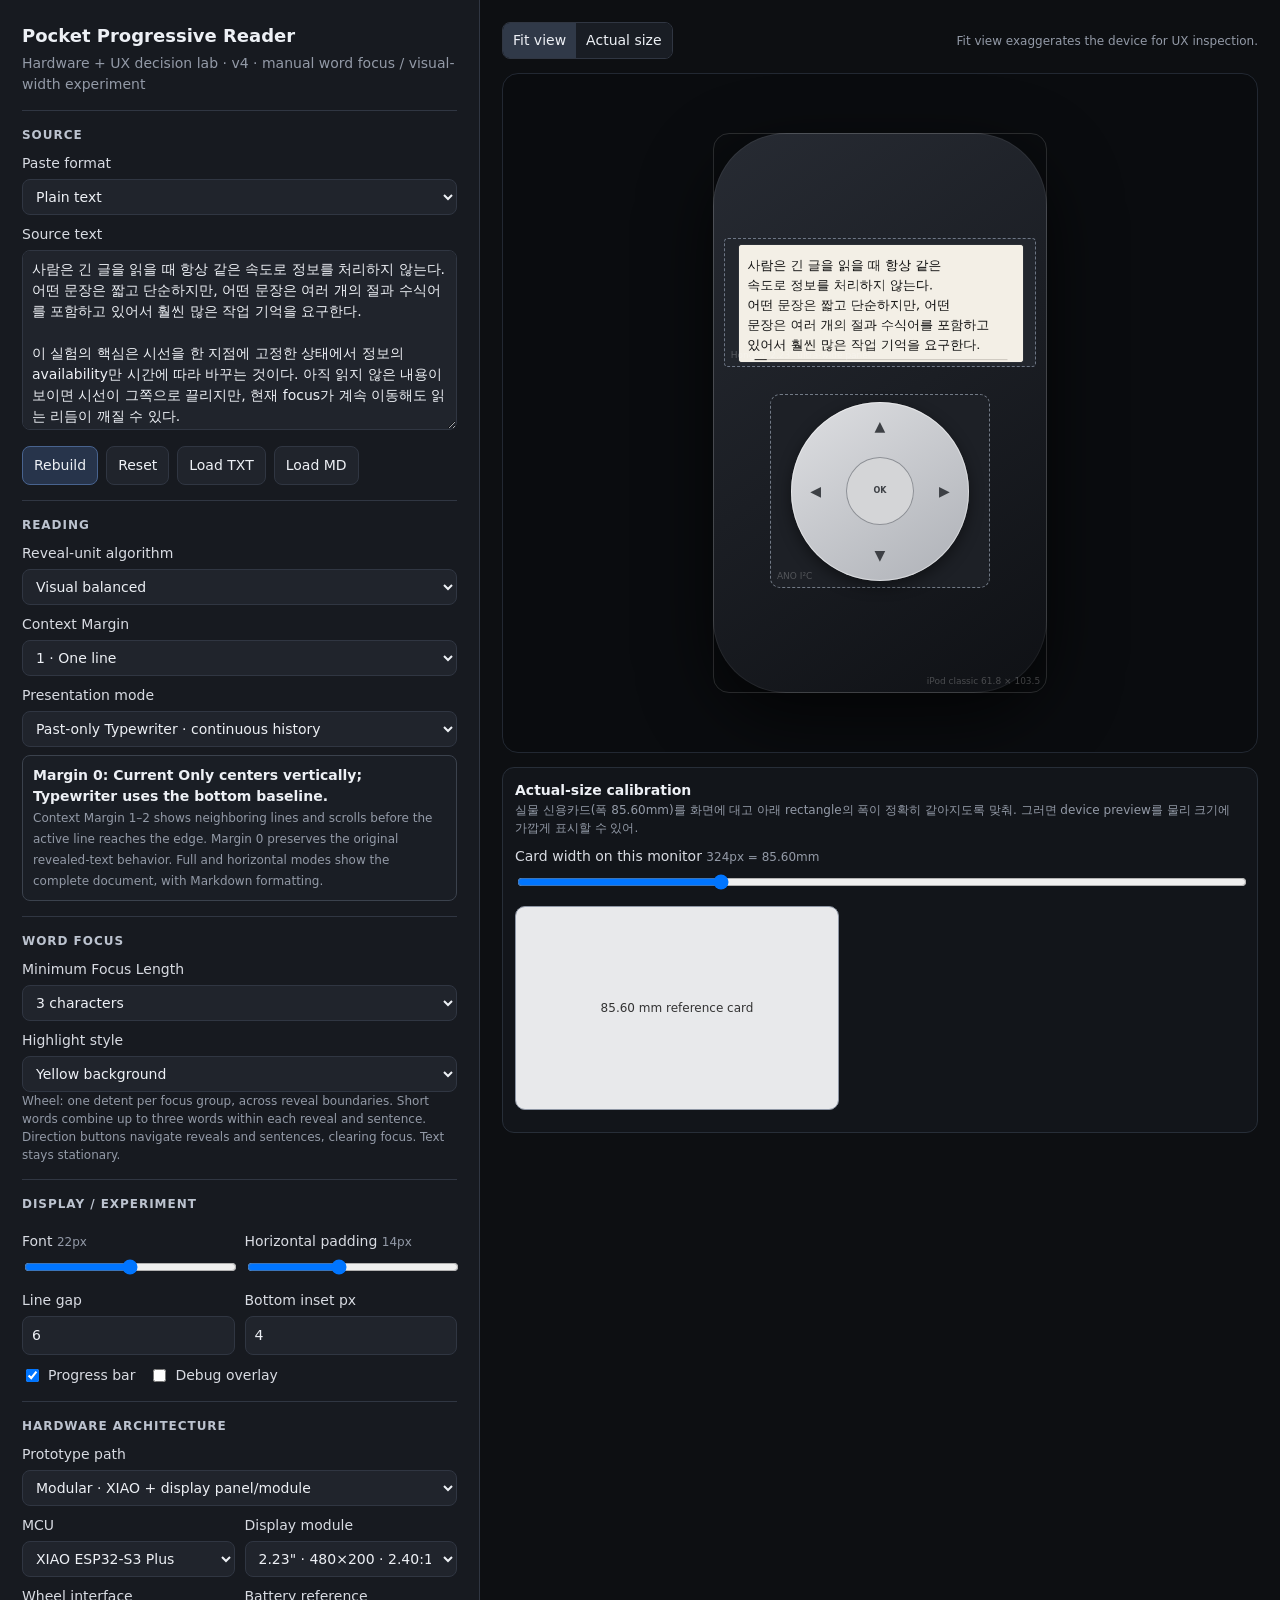
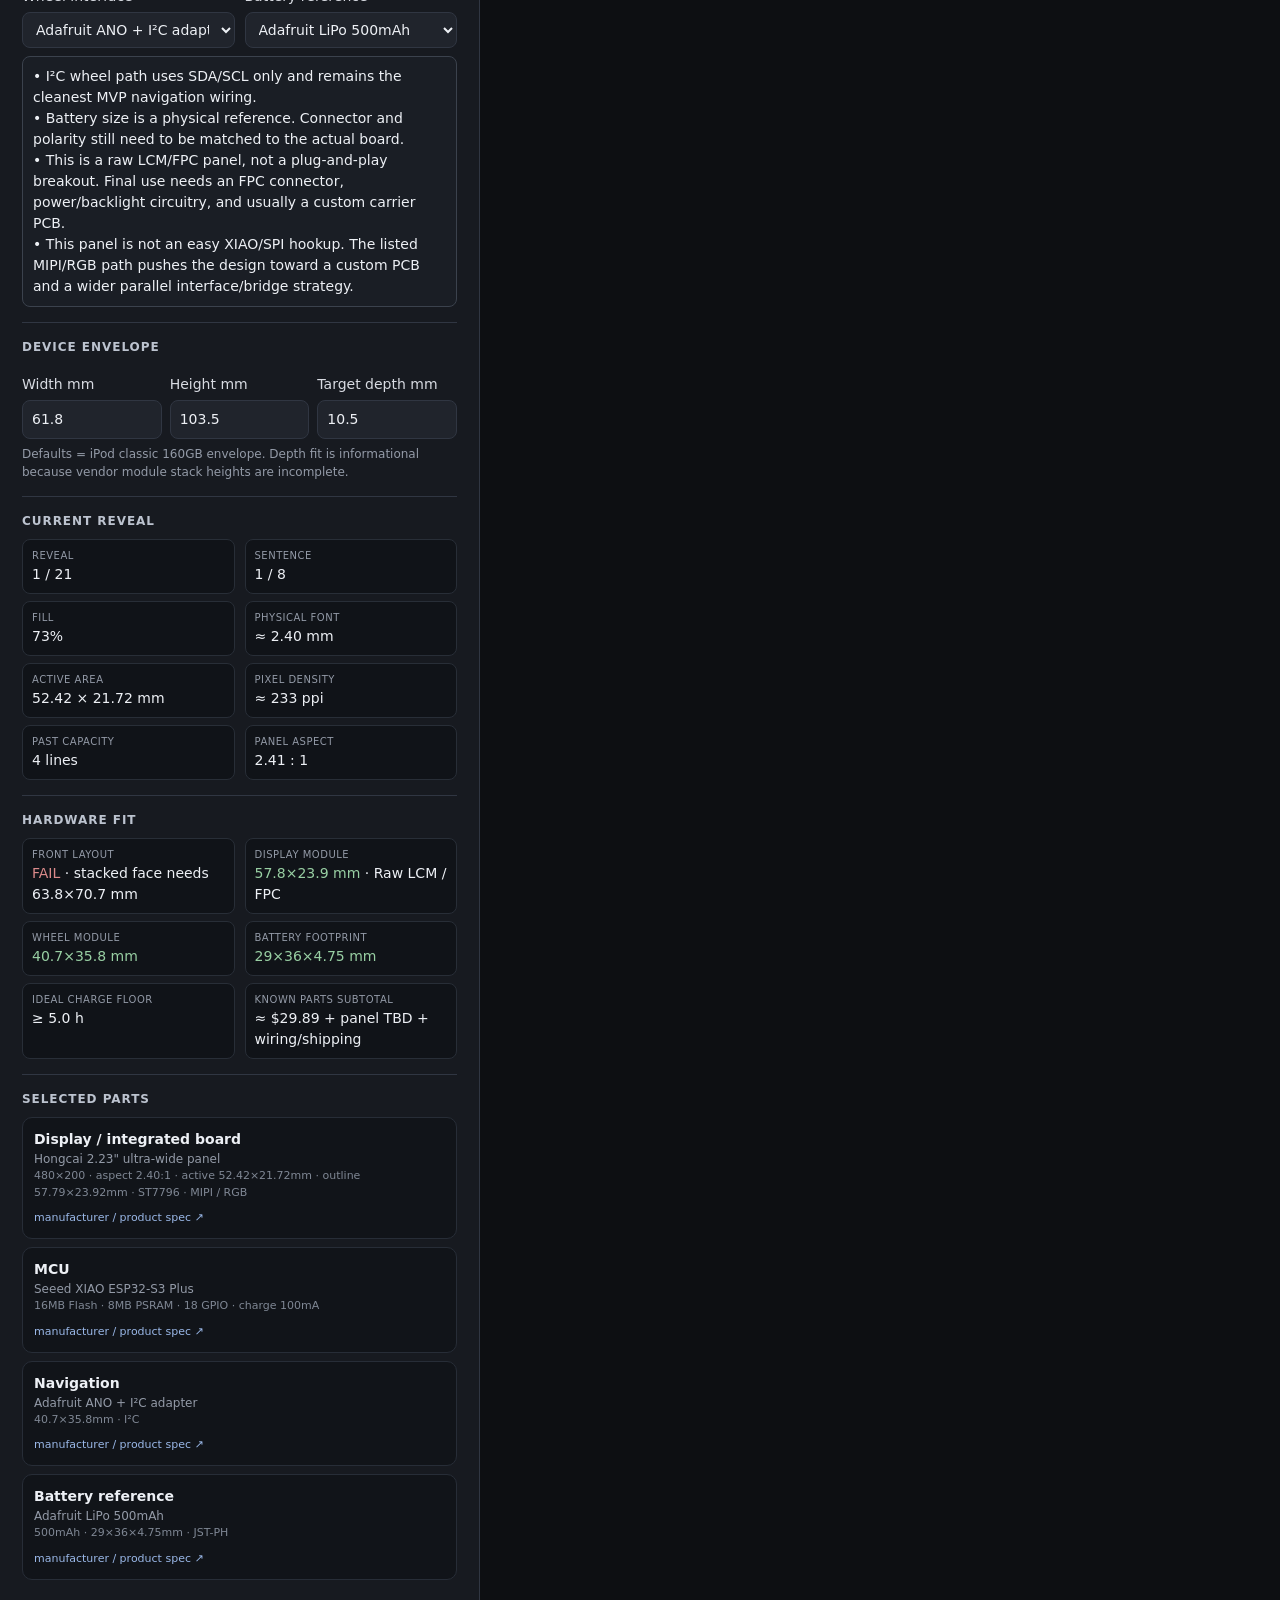
<file: pocket_progressive_reader_hardware_lab_v4.html>
<!doctype html>
<html lang="ko">
<head>
<meta charset="utf-8">
<meta name="viewport" content="width=device-width,initial-scale=1">
<title>Pocket Progressive Reader — Hardware + UX Lab v4</title>
<style>
:root{--bg:#0d0f12;--panel:#171a20;--panel2:#20242c;--panel3:#111419;--text:#edf0f5;--muted:#939aa7;--line:#303642;--good:#98cfa3;--warn:#e4bd7a;--bad:#dc8b8b;--screen:#f3efe6;--ink:#171717;--past:#77736d}*{box-sizing:border-box}body{margin:0;min-height:100vh;background:var(--bg);color:var(--text);font:14px/1.5 Inter,ui-sans-serif,system-ui,-apple-system,BlinkMacSystemFont,"Apple SD Gothic Neo","Noto Sans KR","Segoe UI",sans-serif}button,select,input,textarea{font:inherit}.app{display:grid;grid-template-columns:minmax(360px,480px) minmax(540px,1fr);min-height:100vh}.lab{padding:22px;border-right:1px solid var(--line);background:var(--panel);overflow:auto}.stage{min-width:0;display:flex;flex-direction:column;align-items:center;padding:22px;overflow:auto;gap:14px}h1{margin:0 0 4px;font-size:18px}.sub{color:var(--muted);margin-bottom:14px}.section{border-top:1px solid var(--line);padding-top:15px;margin-top:15px}.section h2{margin:0 0 9px;font-size:12px;letter-spacing:.08em;text-transform:uppercase;color:#bcc3cf}label{display:block;margin:9px 0 5px;color:#d8dbe2}select,input[type=number],textarea,input[type=text]{width:100%;background:var(--panel2);color:var(--text);border:1px solid var(--line);border-radius:8px;padding:8px 9px}input[type=range]{width:100%}textarea{height:180px;min-height:180px;overflow-y:auto;resize:vertical}.row{display:grid;grid-template-columns:1fr 1fr;gap:10px}.row3{display:grid;grid-template-columns:1fr 1fr 1fr;gap:8px}.toolbar{display:flex;gap:8px;flex-wrap:wrap;margin-top:10px}button{border:1px solid var(--line);color:var(--text);background:var(--panel2);border-radius:8px;padding:8px 11px;cursor:pointer}button:hover{border-color:#586577}button.primary{background:#27344b;border-color:#48638f}.mini{font-size:12px;color:var(--muted)}.tiny{font-size:11px;color:#7f8794}.checks{display:flex;flex-wrap:wrap;gap:8px 14px}.checks label{margin:0;display:flex;align-items:center;gap:6px}.card{background:var(--panel3);border:1px solid #272d37;border-radius:10px;padding:11px;margin-top:8px}.stats{display:grid;grid-template-columns:1fr 1fr;gap:7px 10px}.stat{padding:8px 9px;background:#101318;border:1px solid #282e37;border-radius:8px}.stat .k{font-size:10px;text-transform:uppercase;letter-spacing:.05em;color:var(--muted)}.stat .v{margin-top:1px;font-variant-numeric:tabular-nums}.good{color:var(--good)}.warn{color:var(--warn)}.bad{color:var(--bad)}.hidden{display:none!important}.stagebar{width:min(980px,100%);display:flex;justify-content:space-between;align-items:center;gap:12px;flex-wrap:wrap}.segmented{display:flex;border:1px solid var(--line);border-radius:8px;overflow:hidden}.segmented button{border:0;border-radius:0;background:#191d24;padding:7px 10px}.segmented button.active{background:#303948}.device-wrap{width:min(980px,100%);min-height:680px;display:flex;align-items:center;justify-content:center;overflow:auto;background:#0a0c0f;border:1px solid #222832;border-radius:16px;padding:24px;position:relative}.device{position:relative;background:linear-gradient(145deg,#272b33,#0f1115);box-shadow:0 24px 70px #000a,inset 0 0 0 1px #ffffff0f;border-radius:18px;flex:none}.module{position:absolute;border:1px dashed #6d7685;border-radius:4px;background:#22262d}.active-display{position:absolute;background:#050607;border-radius:3px;display:flex;align-items:center;justify-content:center;overflow:hidden;box-shadow:0 0 0 1px #ffffff0c}canvas.reader{display:block;background:var(--screen);width:100%;height:100%}.wheel-module{position:absolute;border:1px dashed #727a86;border-radius:10px;background:#1d2026;display:flex;align-items:center;justify-content:center}.wheel{width:82%;aspect-ratio:1;border-radius:50%;background:linear-gradient(145deg,#dedfe2,#aeb1b7);box-shadow:0 5px 15px #0007,inset 0 0 0 1px #fff7;position:relative;color:#333}.wheel:after{content:"";position:absolute;inset:31%;border-radius:50%;background:#d4d5d7;box-shadow:inset 0 0 0 1px #8d9096}.dir,.center{position:absolute;z-index:2;border:0;background:transparent;color:#3d4045;font-weight:800;padding:0;border-radius:50%}.dir{width:24%;height:24%}.dir.up{top:2%;left:38%}.dir.down{bottom:2%;left:38%}.dir.left{left:2%;top:38%}.dir.right{right:2%;top:38%}.center{left:34%;top:34%;width:32%;height:32%;z-index:3;font-size:8px}.wheel-hit{position:absolute;inset:0;border-radius:50%;z-index:1}.ipod-outline{position:absolute;border:1px solid #ffffff22;border-radius:16px;pointer-events:none}.ipod-label{position:absolute;right:6px;bottom:4px;font-size:9px;color:#ffffff3d}.devlabel{position:absolute;left:6px;bottom:4px;font-size:9px;color:#ffffff3d}.calibration{width:min(980px,100%);background:#12151a;border:1px solid #272e38;border-radius:12px;padding:12px}.card-ref-wrap{overflow:auto;padding:10px 0}.card-ref{border:1px solid #8e96a4;border-radius:10px;background:#e8e9eb;color:#333;display:flex;align-items:center;justify-content:center;white-space:nowrap;font-size:12px}.source-link{font-size:11px;color:#9ab8e8;text-decoration:none}.source-link:hover{text-decoration:underline}.note{padding:9px 10px;border:1px solid #3b424d;background:#1a1e25;border-radius:8px;margin-top:8px}@media(max-width:1020px){.app{grid-template-columns:1fr}.lab{border-right:0;border-bottom:1px solid var(--line)}}@media(max-width:620px){textarea{resize:none}.app{min-width:0}.lab{min-width:0}.row,.row3,.stats{grid-template-columns:1fr}.device-wrap{min-height:560px;padding:12px}}
#reader-document{box-sizing:border-box;width:100%;height:100%;overflow:auto;padding:var(--padding,14px);font-family:-apple-system,BlinkMacSystemFont,sans-serif;font-size:var(--font-size,26px);line-height:calc(1em + var(--line-gap,6px));overscroll-behavior:contain;-webkit-overflow-scrolling:touch}#reader-document.plain{white-space:pre-wrap}#richScreen p{margin:.45em 0}#richScreen h1,#richScreen h2,#richScreen h3,#richScreen h4,#richScreen h5,#richScreen h6{line-height:1.25;margin:.5em 0}#richScreen h1{font-size:1.55em}#richScreen h2{font-size:1.35em}#richScreen h3{font-size:1.15em}#richScreen h4,#richScreen h5,#richScreen h6{font-size:1em}#richScreen ul,#richScreen ol{padding-left:1.4em;margin:.5em 0}#richScreen blockquote{border-left:3px solid #91998a;padding-left:.7em;margin:.5em 0}#richScreen pre{white-space:pre-wrap;overflow-wrap:anywhere;background:#dee2d6;padding:.4em;border-radius:3px}#richScreen code{font-family:ui-monospace,monospace;font-size:.85em;background:#dee2d6}#richScreen table{border-collapse:collapse;max-width:100%;font-size:.9em}#richScreen td,#richScreen th{border:1px solid #939d88;padding:.2em .35em}#richScreen a{color:#27565b;text-decoration:underline}#richScreen img{max-width:100%;height:auto}#richScreen button{font:inherit;font-size:.7em;margin:.2em;border:1px solid #999;background:#eef0e7;border-radius:3px}#richScreen .image-placeholder{display:inline-block}#reader-document.horizontal{white-space:nowrap;overflow-y:hidden;display:block;line-height:calc(1em + var(--line-gap,6px))}#richScreen .horizontal p,#richScreen .horizontal div,#richScreen .horizontal h1,#richScreen .horizontal h2,#richScreen .horizontal h3,#richScreen .horizontal h4,#richScreen .horizontal h5,#richScreen .horizontal h6,#richScreen .horizontal ul,#richScreen .horizontal ol,#richScreen .horizontal li,#richScreen .horizontal blockquote,#richScreen .horizontal pre,#richScreen .horizontal table,#richScreen .horizontal tbody,#richScreen .horizontal thead,#richScreen .horizontal tr,#richScreen .horizontal th,#richScreen .horizontal td{display:inline;white-space:nowrap;font-size:1em;line-height:inherit;margin:0;padding:0;border:0}#richScreen .horizontal p:after,#richScreen .horizontal li:after,#richScreen .horizontal blockquote:after,#richScreen .horizontal pre:after,#richScreen .horizontal tr:after,#richScreen .horizontal td:after,#richScreen .horizontal th:after{content:' · ';color:#59604f}#richScreen .horizontal br{display:none}#richScreen .horizontal img{max-height:2em;max-width:5em;vertical-align:middle}#richScreen .horizontal hr{display:inline}#richScreen .horizontal hr:after{content:' — '}#richScreen [data-token]{border-radius:2px}#richScreen [data-focus-style=color] .focused{color:#b33f24}#richScreen [data-focus-style=highContrast] .focused{color:#fff}#richScreen [data-focus-style=dimOthers].has-focus [data-token]{opacity:.35}#richScreen [data-focus-style=dimOthers].has-focus .focused{opacity:1}#reader-document.horizontal.plain{white-space:nowrap}

#richScreen{position:absolute;inset:0;background:var(--screen);color:#171717;overflow:hidden}#richScreen[hidden]{display:none}#reader-document{transform-origin:top left}

/* End spacers let even the first/last token snap to the viewport center. */
#reader-document.horizontal::before,#reader-document.horizontal::after{content:"";display:inline-block;width:50%;height:1px}
#reader-document.horizontal.has-focus{overflow-x:hidden}

/* Center the single rail vertically without changing its text metrics. */
#reader-document.horizontal{display:flex;align-items:center}
#reader-document.horizontal::before,#reader-document.horizontal::after{flex:0 0 50%}
#reader-document.horizontal .rail-strip{display:block;flex:none;white-space:nowrap;line-height:inherit}

#reader-document{-webkit-text-size-adjust:100%;text-size-adjust:100%}



/* Group paint covers its internal whitespace without changing document metrics. */
#richScreen #reader-document{position:relative;isolation:isolate}
#richScreen .focus-paint-layer{position:absolute;left:0;top:0;width:0;height:0;pointer-events:none;z-index:1}
#richScreen .focus-paint-layer i{position:absolute;display:block;border-radius:2px;background:#f2d75f}
#richScreen [data-focus-style=highContrast] .focus-paint-layer i{background:#000}
#richScreen [data-token].focused{position:relative;z-index:2}
#richScreen [data-focus-style=underline] .focus-paint-layer i{background:#272a26;border-radius:0}
</style></head><body>
<div class="app"><aside class="lab">
<h1>Pocket Progressive Reader</h1><div class="sub">Hardware + UX decision lab · v4 · manual word focus / visual-width experiment</div>
<div class="section"><h2>Source</h2><label for="sourceFormat">Paste format</label><select id="sourceFormat"><option value="text">Plain text</option><option value="markdown">Markdown</option></select><label for="source">Source text</label><textarea id="source">사람은 긴 글을 읽을 때 항상 같은 속도로 정보를 처리하지 않는다. 어떤 문장은 짧고 단순하지만, 어떤 문장은 여러 개의 절과 수식어를 포함하고 있어서 훨씬 많은 작업 기억을 요구한다.

이 실험의 핵심은 시선을 한 지점에 고정한 상태에서 정보의 availability만 시간에 따라 바꾸는 것이다. 아직 읽지 않은 내용이 보이면 시선이 그쪽으로 끌리지만, 현재 focus가 계속 이동해도 읽는 리듬이 깨질 수 있다.

그래서 페이지 전체를 보여주는 대신 한 줄에 들어가는 reveal unit을 만든다. 각 unit은 비슷한 visual width를 갖되 의미 경계와 문장 부호를 가능한 한 보존한다.

This prototype also contains English text so line width and word-length behavior can be compared across languages. Hardware geometry should change the reading model exactly as a real display would.</textarea><div class="toolbar"><button class="primary" id="rebuild">Rebuild</button><button id="reset">Reset</button><button id="loadBtn">Load TXT</button><button id="loadMdBtn">Load MD</button><input id="file" type="file" accept=".txt,text/plain" hidden><input id="mdFile" type="file" accept=".md,.markdown,text/markdown,text/plain" hidden><div id="sourceStatus" class="mini" role="status"></div></div></div>
<div class="section"><h2>Reading</h2><label>Reveal-unit algorithm</label><select id="algorithm"><option value="balanced" selected>Visual balanced</option><option value="greedy">Visual greedy</option><option value="eojeol">3–5 eojeol baseline</option><option value="full">Full · whole document</option></select><label for="scrollMargin">Context Margin</label><select id="scrollMargin"><option value="0">0 · No margin</option><option value="1" selected>1 · One line</option><option value="2">2 · Two lines</option></select><label>Presentation mode</label><select id="presentation"><option value="past" selected>Past-only Typewriter · continuous history</option><option value="horizontal">Single line · horizontal scroll</option><option value="current">Current Only · no history</option></select><div class="note"><b>Margin 0: Current Only centers vertically; Typewriter uses the bottom baseline.</b><br><span class="mini">Context Margin 1–2 shows neighboring lines and scrolls before the active line reaches the edge. Margin 0 preserves the original revealed-text behavior. Full and horizontal modes show the complete document, with Markdown formatting.</span></div></div><div class="section"><h2>Word Focus</h2><label for="minimumFocusLength">Minimum Focus Length</label><select id="minimumFocusLength"><option value="1">1 · Original word / eojeol</option><option value="2">2 characters</option><option value="3" selected>3 characters</option><option value="4">4 characters</option></select><label for="focusStyle">Highlight style</label><select id="focusStyle"><option value="yellow">Yellow background</option><option value="color">Text color</option><option value="underline">Underline</option><option value="dim">Dim others</option><option value="bold">Black background / white text</option></select><div class="mini">Wheel: one detent per focus group, across reveal boundaries. Short words combine up to three words within each reveal and sentence. Direction buttons navigate reveals and sentences, clearing focus. Text stays stationary.</div></div><div class="section"><h2>Display / experiment</h2><div class="row"><div><label>Font <span id="fontOut" class="mini"></span></label><input id="fontSize" type="range" min="10" max="34" value="22"></div><div><label>Horizontal padding <span id="padOut" class="mini"></span></label><input id="padding" type="range" min="2" max="30" value="14"></div></div><div class="row"><div><label>Line gap</label><input id="lineGap" type="number" min="0" max="18" value="6"></div><div><label>Bottom inset px</label><input id="bottomInset" type="number" min="0" max="30" value="4"></div></div><div class="checks" style="margin-top:10px"><label><input id="progress" type="checkbox" checked> Progress bar</label><label><input id="debug" type="checkbox"> Debug overlay</label></div></div>
<div class="section"><h2>Hardware architecture</h2><label>Prototype path</label><select id="architecture"><option value="modular" selected>Modular · XIAO + display panel/module</option><option value="integrated">Fast-track · LILYGO T-Display-S3</option></select><div id="modularControls"><div class="row"><div><label>MCU</label><select id="mcu"><option value="xiaoPlus" selected>XIAO ESP32-S3 Plus</option><option value="xiao">XIAO ESP32-S3</option></select></div><div><label>Display module</label><select id="display"></select></div></div></div><div id="integratedInfo" class="note hidden"></div><div class="row"><div><label>Wheel interface</label><select id="wheel"></select></div><div><label>Battery reference</label><select id="battery"></select></div></div><div id="compat" class="note"></div></div>
<div class="section"><h2>Device envelope</h2><div class="row3"><div><label>Width mm</label><input id="bodyW" type="number" step=".1" value="61.8"></div><div><label>Height mm</label><input id="bodyH" type="number" step=".1" value="103.5"></div><div><label>Target depth mm</label><input id="bodyD" type="number" step=".1" value="10.5"></div></div><div class="mini" style="margin-top:6px">Defaults = iPod classic 160GB envelope. Depth fit is informational because vendor module stack heights are incomplete.</div></div>
<div class="section"><h2>Current reveal</h2><div class="stats"><div class="stat"><div class="k">Reveal</div><div class="v" id="sReveal">—</div></div><div class="stat"><div class="k">Sentence</div><div class="v" id="sSentence">—</div></div><div class="stat"><div class="k">Fill</div><div class="v" id="sFill">—</div></div><div class="stat"><div class="k">Physical font</div><div class="v" id="sFontMm">—</div></div><div class="stat"><div class="k">Active area</div><div class="v" id="sActive">—</div></div><div class="stat"><div class="k">Pixel density</div><div class="v" id="sPpi">—</div></div><div class="stat"><div class="k">Past capacity</div><div class="v" id="sPastSlots">—</div></div><div class="stat"><div class="k">Panel aspect</div><div class="v" id="sAspect">—</div></div></div></div>
<div class="section"><h2>Hardware fit</h2><div class="stats"><div class="stat"><div class="k">Front layout</div><div class="v" id="fitFront">—</div></div><div class="stat"><div class="k">Display module</div><div class="v" id="fitDisplay">—</div></div><div class="stat"><div class="k">Wheel module</div><div class="v" id="fitWheel">—</div></div><div class="stat"><div class="k">Battery footprint</div><div class="v" id="fitBattery">—</div></div><div class="stat"><div class="k">Ideal charge floor</div><div class="v" id="chargeTime">—</div></div><div class="stat"><div class="k">Known parts subtotal</div><div class="v" id="subtotal">—</div></div></div></div>
<div class="section"><h2>Selected parts</h2><div id="parts"></div></div>
</aside><main class="stage"><div class="stagebar"><div class="segmented"><button id="zoomBtn" class="active">Fit view</button><button id="actualBtn">Actual size</button></div><div class="mini" id="viewHint">Fit view exaggerates the device for UX inspection.</div></div><div class="device-wrap" id="deviceWrap"><div class="device" id="device"><div class="ipod-outline" id="ipodOutline"><div class="ipod-label">iPod classic 61.8 × 103.5</div></div><div class="module" id="displayModule"><div class="active-display" id="activeDisplay"><canvas class="reader" id="screen"></canvas><div id="richScreen" hidden><article id="reader-document"></article></div></div><div class="devlabel" id="displayLabel"></div></div><div class="wheel-module" id="wheelModule"><div class="wheel"><div class="wheel-hit" id="wheelHit"></div><button class="dir up" data-action="prevSentence">▲</button><button class="dir down" data-action="nextSentence">▼</button><button class="dir left" data-action="prev">◀</button><button class="dir right" data-action="next">▶</button><button class="center" data-action="center">OK</button></div><div class="devlabel" id="wheelLabel"></div></div></div></div><div class="calibration" id="calibration"><b>Actual-size calibration</b><div class="mini">실물 신용카드(폭 85.60mm)를 화면에 대고 아래 rectangle의 폭이 정확히 같아지도록 맞춰. 그러면 device preview를 물리 크기에 가깝게 표시할 수 있어.</div><label>Card width on this monitor <span id="calOut" class="mini"></span></label><input id="calPx" type="range" min="250" max="520" value="324"><div class="card-ref-wrap"><div class="card-ref" id="cardRef">85.60 mm reference card</div></div></div></main></div>
<script src="PocketReader/RichReader/marked.js"></script><script src="PocketReader/RichReader/purify.js"></script><script src="PocketReader/RichReader/reader.js"></script>
<script>
(()=>{'use strict';
const DISPLAY_PRESETS={
ws190:{name:'Waveshare 1.9" dev module',diagonal:1.90,resolution:[320,170],active:[42.72,22.70],module:[51.2,27.3],driver:'ST7789V2',iface:'SPI',kind:'Development module',price:11.99,url:'https://www.waveshare.com/1.9inch-lcd-module.htm'},
hc190:{name:'Hongcai 1.9" raw bar panel',diagonal:1.90,resolution:[320,170],active:[42.72,22.70],module:[49.72,25.80],driver:'ST7789',iface:'MCU / SPI / RGB',kind:'Raw LCM / FPC',price:null,url:'https://www.lcdhc.com/en/bar-display-screen-catalog.html'},
hc219:{name:'Hongcai 2.19" raw bar panel',diagonal:2.19,resolution:[400,240],active:[52.80,31.68],module:[59.81,34.82],driver:'ST7796',iface:'MCU / SPI / RGB',kind:'Raw LCM / FPC',price:null,url:'https://www.lcdhc.com/en/bar-display-screen-catalog.html'},
hc223:{name:'Hongcai 2.23" ultra-wide panel',diagonal:2.23,resolution:[480,200],active:[52.42,21.72],module:[57.79,23.92],driver:'ST7796',iface:'MIPI / RGB',kind:'Raw LCM / FPC',price:null,url:'https://www.lcdhc.com/en/bar-display-screen-catalog.html'},
er225:{name:'EastRising 2.25" ultra-wide SPI panel',diagonal:2.25,resolution:[284,76],active:[55.29,14.80],module:[62.50,17.90],driver:'ST7789P3',iface:'4-wire SPI',kind:'Retail raw panel / FPC',price:null,url:'https://www.buydisplay.com/2-25-inch-tft-serial-spi-76x284-lcd-display-module-w-st7789p3'},
hc240:{name:'Hongcai 2.4" bar panel',diagonal:2.40,resolution:[310,100],active:[55.80,18.00],module:[63.60,21.10],driver:'ST7789',iface:'SPI / MCU / RGB',kind:'Raw LCM / FPC',price:null,url:'https://www.lcdhc.com/en/bar-display-screen-catalog.html'},
ws200:{name:'Waveshare 2.0" 4:3 control',diagonal:2.00,resolution:[320,240],active:[40.80,30.60],module:[58.0,35.0],driver:'ST7789VW',iface:'SPI',kind:'Development module',price:11.99,url:'https://www.waveshare.com/2inch-lcd-module.htm'}
};
const MCU_PRESETS={xiao:{name:'Seeed XIAO ESP32-S3',size:[21,17.8],flash:8,psram:8,gpio:11,charge:50,price:7.49,url:'https://www.seeedstudio.com/XIAO-ESP32S3-p-5627.html'},xiaoPlus:{name:'Seeed XIAO ESP32-S3 Plus',size:[21,17.8],flash:16,psram:8,gpio:18,charge:100,price:7.99,url:'https://wiki.seeedstudio.com/xiao_esp32s3_getting_started/'}};
const WHEEL_PRESETS={i2c:{name:'Adafruit ANO + I²C adapter',size:[40.7,35.8],depth:4.8,gpio:2,price:13.95,url:'https://www.adafruit.com/product/5740'},direct:{name:'Adafruit ANO direct breakout',size:[38,35.6],depth:1.6,gpio:7,price:10.95,url:'https://www.adafruit.com/product/5221'}};
const BATTERY_PRESETS={b500:{name:'Adafruit LiPo 500mAh',cap:500,size:[29,36,4.75],price:7.95,connector:'JST-PH',url:'https://www.adafruit.com/product/1578'},b1200:{name:'Adafruit LiPo 1200mAh',cap:1200,size:[34,62,5],price:9.95,connector:'JST-PH',url:'https://www.adafruit.com/product/258'},none:{name:'No battery / USB only',cap:0,size:[0,0,0],price:0,connector:'—',url:''}};
const TDISPLAY={name:'LILYGO T-Display-S3 (non-touch)',board:[60.8,25.5],resolution:[320,170],active:[42.72,22.70],flash:16,psram:8,charge:500,price:9.04,url:'https://lilygo.cc/products/t-display-s3'};
const $=id=>document.getElementById(id),ui={};['source','rebuild','reset','loadBtn','file','loadMdBtn','mdFile','sourceFormat','sourceStatus','focusStyle','minimumFocusLength','algorithm','presentation','scrollMargin','fontSize','fontOut','padding','padOut','lineGap','bottomInset','progress','debug','architecture','modularControls','integratedInfo','mcu','display','wheel','battery','compat','bodyW','bodyH','bodyD','sReveal','sSentence','sFill','sFontMm','sActive','sPpi','sPastSlots','sAspect','fitFront','fitDisplay','fitWheel','fitBattery','chargeTime','subtotal','parts','zoomBtn','actualBtn','viewHint','deviceWrap','device','ipodOutline','displayModule','activeDisplay','richScreen','screen','displayLabel','wheelModule','wheelHit','wheelLabel','calibration','calPx','calOut','cardRef'].forEach(id=>ui[id]=$(id));const ctx=ui.screen.getContext('2d');const state={sentences:[],units:[],index:0,sentenceStarts:[],sentenceEnds:[],view:'fit',wheelAccum:0,focusedToken:null,viewportEnd:0};
for(const[k,v]of Object.entries(DISPLAY_PRESETS)){const o=document.createElement('option');o.value=k;const ratio=(v.resolution[0]/v.resolution[1]).toFixed(2);o.textContent=`${v.diagonal}" · ${v.resolution[0]}×${v.resolution[1]} · ${ratio}:1 · ${v.name}`;if(k==='hc223')o.selected=true;ui.display.appendChild(o)}for(const[k,v]of Object.entries(WHEEL_PRESETS)){const o=document.createElement('option');o.value=k;o.textContent=v.name;if(k==='i2c')o.selected=true;ui.wheel.appendChild(o)}for(const[k,v]of Object.entries(BATTERY_PRESETS)){const o=document.createElement('option');o.value=k;o.textContent=v.name;if(k==='b500')o.selected=true;ui.battery.appendChild(o)}
function hw(){const integrated=ui.architecture.value==='integrated',wheel=WHEEL_PRESETS[ui.wheel.value],battery=BATTERY_PRESETS[ui.battery.value];if(integrated)return{integrated,display:{name:'Integrated 1.9" ST7789V',resolution:TDISPLAY.resolution,active:TDISPLAY.active,module:TDISPLAY.board,driver:'ST7789V',iface:'integrated',kind:'Integrated dev board',price:TDISPLAY.price,url:TDISPLAY.url},mcu:{name:'Integrated ESP32-S3R8',size:TDISPLAY.board,flash:16,psram:8,gpio:13,charge:TDISPLAY.charge,price:0,url:TDISPLAY.url},wheel,battery};const d=DISPLAY_PRESETS[ui.display.value],m=MCU_PRESETS[ui.mcu.value];return{integrated,display:{...d},mcu:m,wheel,battery}}
// INPUT / NORMALIZATION: no renderer, network fetch, or application size cap.
// Consume balanced destinations so URLs with parentheses do not leave syntax behind.
function stripInlineLinks(text){
  const brackets=new Map(),parens=new Map(),bracketStack=[],parenStack=[];
  for(let i=0;i<text.length;i++){
    const ch=text[i];if(ch==='\\'){i++;continue}
    if(ch==='[')bracketStack.push(i);else if(ch===']'&&bracketStack.length)brackets.set(bracketStack.pop(),i);
    if(ch==='(')parenStack.push(i);else if(ch===')'&&parenStack.length)parens.set(parenStack.pop(),i);
  }
  let out='',i=0;
  while(i<text.length){
    if(text[i]==='\\'){out+=text.slice(i,i+2);i+=2;continue}
    const image=text[i]==='!'&&text[i+1]==='[',start=image?i+1:i,close=brackets.get(start);
    const end=close===undefined?undefined:parens.get(close+1);
    if(text[start]==='['&&end!==undefined){out+=text.slice(start+1,close);i=end+1}else out+=text[i++];
  }
  return out;
}
function normalizeMarkdown(source){
  let text=source.replace(/\r\n?/g,'\n').replace(/<!--[\s\S]*?-->/g,'').replace(/<(script|style)\b[^>]*>[\s\S]*?<\/\1>/gi,'');
  const references=new Map();
  text=text.replace(/^ {0,3}\[([^\]]+)\]:\s*\S+.*$/gm,(_,id)=>{references.set(id.toLowerCase(),'');return ''});
  text=stripInlineLinks(text);
  text=text.replace(/!?\[([^\]]+)\]\[([^\]]*)\]/g,(_,label)=>label);
  text=text.replace(/\[([^\]]+)\]/g,(whole,label)=>references.has(label.toLowerCase())?label:whole);
  text=text.replace(/<https?:\/\/[^>]+>/g,'').replace(/<\/?(?:p|div|br|li|h[1-6]|blockquote)\b[^>]*>/gi,'\n').replace(/<[^>]+>/g,'');
  const lines=text.split('\n'),out=[];let fenced=false;
  for(let line of lines){
    if(/^\s*(`{3,}|~{3,})/.test(line)){fenced=!fenced;out.push('');continue}
    if(!fenced && /^\s*(?:[-*_]\s*){3,}$/.test(line)){out.push('');continue}
    if(!fenced && /^\s*(?:=+|-+)\s*$/.test(line)){out.push('');continue}
    line=line.replace(/^\s*(?:>\s*)+/,'').replace(/^\s*#{1,6}\s+/,'').replace(/\s+#+\s*$/,'').replace(/^\s*(?:[-+*]|\d+[.)])\s+(?:\[[ xX]\]\s*)?/,'');
    line=line.replace(/(`+)([^`]+)\1/g,'$2').replace(/(\*\*|__|~~)(.*?)\1/g,'$2').replace(/\*(?!\s)([^*\n]+?)(?<!\s)\*/g,'$1').replace(/(^|[\s(])_(?!\s)([^_\n]+?)(?<!\s)_(?![\w])/g,'$1$2').replace(/\\([\\`*_{}\[\]()#+\-.!>])/g,'$1');
    out.push(line);
  }
  return out.join('\n').replace(/&nbsp;/gi,' ').replace(/&amp;/gi,'&').replace(/&lt;/gi,'<').replace(/&gt;/gi,'>').replace(/&quot;/gi,'"').replace(/&#39;/g,"'");
}
function normalizeInput(source,format='text'){
  return (format==='markdown'?normalizeMarkdown(source):source).replace(/\r\n?/g,'\n').replace(/[ \t]+/g,' ').replace(/\n{3,}/g,'\n\n').trim();
}
async function ingestFile(input,format){
  const file=input.files?.[0];if(!file)return;
  try{ui.source.value=await file.text();ui.sourceFormat.value=format;buildModel();ui.sourceStatus.textContent=`Loaded ${file.name} · ${state.units.length} reveal units`;}
  catch(error){ui.sourceStatus.textContent=`Could not read file: ${error.message}`}
  finally{input.value=''}
}
// SEGMENTATION: punctuation hints only; line boundaries retain Markdown structure.
function sentenceSplit(text){
  const out=[];
  for(const line of text.split(/\n+/)){
    const trimmed=line.trim();if(!trimmed)continue;
    let start=0;
    for(const match of trimmed.matchAll(/[.!?。！？]+["'’”»》〉」』】)\]}）]*(?=\s|$)/gu)){
      const end=match.index+match[0].length,value=trimmed.slice(start,end).trim();if(value)out.push(value);start=end;
    }
    const remainder=trimmed.slice(start).trim();if(remainder)out.push(remainder);
  }
  return out;
}
// Tokenize once per normalized sentence. Units retain original tokens and UTF-16 ranges.
function tokenize(sentence){return Array.from(sentence.matchAll(/\S+/gu),m=>({text:m[0],sourceStart:m.index,sourceEnd:m.index+m[0].length}))}
function displayConfig(){const h=hw();ui.screen.width=h.display.resolution[0];ui.screen.height=h.display.resolution[1];return h}
function fontFor(size){return `${size}px "Apple SD Gothic Neo","Noto Sans KR",system-ui,sans-serif`}
function styleState(){
  const d=hw().display,fontsize=Math.max(1,+ui.fontSize.value||22),padding=Math.min(Math.max(0,+ui.padding.value||0),(d.resolution[0]-2)/2);
  return {fontSize:fontsize,padding,lineGap:Math.max(0,+ui.lineGap.value||0),usableWidth:d.resolution[0]-padding*2,font:fontFor(fontsize)};
}
function metricsOf(text,fontSize=styleState().fontSize){
  ctx.save();ctx.font=fontFor(fontSize);const m=ctx.measureText(text);ctx.restore();
  return {width:m.width,left:Number.isFinite(m.actualBoundingBoxLeft)?m.actualBoundingBoxLeft:0,right:Number.isFinite(m.actualBoundingBoxRight)?m.actualBoundingBoxRight:m.width};
}
function widthOf(text){return metricsOf(text).width}
function lineGeometry(text,st=styleState(),fontSize=st.fontSize){
  const all=metricsOf(text,fontSize),origin=st.padding+Math.max(0,all.left),left=origin-all.left,right=origin+all.right;
  return {origin,left,right,width:all.width,fontSize,fits:left>=st.padding-.01&&right<=st.padding+st.usableWidth+.01};
}
const tokenText=tokens=>tokens.map(t=>t.text).join(' ');
function fittedUnit(tokens,st=styleState()){
  const text=tokenText(tokens);let geometry=lineGeometry(text,st),scaled=false;
  if(!geometry.fits){
    if(tokens.length!==1)throw new Error('Candidate overflow');
    let lo=0,hi=st.fontSize;
    for(let i=0;i<24;i++){const mid=(lo+hi)/2;if(lineGeometry(text,st,mid).fits)lo=mid;else hi=mid}
    geometry=lineGeometry(text,st,lo);scaled=true;
  }
  let position=0;
  const renderedTokens=tokens.map((token,i)=>{
    if(i)position++;const start=position;position+=token.text.length;
    return {...token,renderStart:start,renderEnd:position,x:metricsOf(text.slice(0,start),geometry.fontSize).width,endX:metricsOf(text.slice(0,position),geometry.fontSize).width};
  });
  return {...geometry,text,tokens:renderedTokens,scaled};
}
function boundaryBonus(text){return /[.!?。！？…]["'’”»》〉」』】)\]}）]*$/u.test(text)?3:/[,，:：;；]["'’”»》〉」』】)\]}）]*$/u.test(text)?1.5:0}
function greedyChunks(tokens,st=styleState()){
  const parts=[];let current=[];
  for(const token of tokens){const next=[...current,token];if(current.length&&!lineGeometry(tokenText(next),st).fits){parts.push(current);current=[token]}else current=next}
  if(current.length)parts.push(current);return parts;
}
function balancedChunks(tokens,st=styleState(),baseline=false){
  const n=tokens.length;if(!n)return[];
  const greedy=greedyChunks(tokens,st),total=tokens.reduce((sum,t)=>sum+metricsOf(t.text,st.fontSize).width,0)+Math.max(0,n-1)*metricsOf(' ',st.fontSize).width;
  const ideal=Math.max(1,Math.min(st.usableWidth*.9,total/greedy.length)),costs=new Float64Array(n+1),ends=new Int32Array(n);costs.fill(Infinity);costs[n]=0;
  for(let i=n-1;i>=0;i--){
    let candidate='';
    for(let j=i+1;j<=n;j++){
      candidate=candidate?candidate+' '+tokens[j-1].text:tokens[j-1].text;const geometry=lineGeometry(candidate,st);
      if(!geometry.fits&&j>i+1)break;
      if(baseline&&j-i>5)break;
      const rendered=geometry.fits?geometry.width:fittedUnit(tokens.slice(i,j),st).width,delta=(rendered-ideal)/ideal;
      let cost=costs[j]+delta*delta*100+(rendered<ideal*.48&&n>1?24:0)-boundaryBonus(candidate);
      if(baseline)cost=costs[j]+Math.abs(j-i-4)*10+(j-i<3&&n>1?30:0)-boundaryBonus(candidate);
      if(cost<costs[i]){costs[i]=cost;ends[i]=j}
      if(!geometry.fits)break;
    }
  }
  const parts=[];for(let i=0;i<n;){const j=ends[i]||i+1;parts.push(tokens.slice(i,j));i=j}return parts;
}
function eojeolChunks(tokens,st=styleState()){return balancedChunks(tokens,st,true)}
function wholeDocumentMode(){return ui.algorithm.value==='full'||ui.presentation.value==='horizontal'}
function clearFocus(){state.focusedToken=null;state.wheelAccum=0}
function buildModel({keep=false}={}){
  displayConfig();const old=state.units[state.index]?.documentWordStart??0,st=styleState();clearFocus();
  state.richKey=null;state.scrollToken=null;state.documentCursor=0;state.document=normalizeInput(ui.source.value,ui.sourceFormat.value);if(typeof RichReader!=='undefined'&&(ui.sourceFormat.value==='markdown'||wholeDocumentMode()))state.document=mountRich();state.sentences=sentenceSplit(state.document);state.units=[];state.sentenceStarts=[];state.sentenceEnds=[];let documentWord=0,sourceCursor=0;
  if(wholeDocumentMode()){
    const tokens=tokenize(state.document).map((t,i)=>({...t,documentIndex:i,renderStart:t.sourceStart,renderEnd:t.sourceEnd,x:0,endX:0}));
    if(tokens.length)state.units=[{text:state.document,tokens,words:tokens.length,documentWordStart:0,sentenceIndex:0,fontSize:st.fontSize,width:st.usableWidth,origin:st.padding,left:st.padding,right:st.padding+st.usableWidth,fits:true,scaled:false}];
    state.sentenceStarts=state.sentences.map(()=>0);state.sentenceEnds=state.sentences.map(()=>0);
  }else for(let si=0;si<state.sentences.length;si++){
    state.sentenceStarts[si]=state.units.length;const sentence=state.sentences[si],algo=ui.algorithm.value;
    const sentenceOffset=state.document.indexOf(sentence,sourceCursor);sourceCursor=sentenceOffset+sentence.length;
    const tokens=tokenize(sentence).map((t,i)=>({...t,sourceStart:t.sourceStart+sentenceOffset,sourceEnd:t.sourceEnd+sentenceOffset,documentIndex:documentWord+i}));
    const parts=algo==='eojeol'?eojeolChunks(tokens,st):algo==='greedy'?greedyChunks(tokens,st):balancedChunks(tokens,st);
    for(const tokens of parts){state.units.push({...fittedUnit(tokens,st),sentenceIndex:si,words:tokens.length,documentWordStart:tokens[0].documentIndex})}
    documentWord+=tokens.length;state.sentenceEnds[si]=state.units.length-1;
  }
  state.index=0;if(keep&&state.units.length){for(let i=0;i<state.units.length&&state.units[i].documentWordStart<=old;i++)state.index=i}
  regroupFocus();state.viewportEnd=state.index;updateViewport(true);renderAll();
}
const current=()=>state.units[state.index];
function move(d){const oldFocus=state.focusedToken;clearFocus();if(!state.units.length)return;if(wholeDocumentMode()){state.documentCursor=state.scrollToken=Math.max(0,Math.min(current().tokens.length-1,(oldFocus??state.documentCursor??0)+Math.sign(d)));render();return}state.index=Math.max(0,Math.min(state.units.length-1,state.index+d));if(requestedMargin()>0)updateViewport();else state.viewportEnd=state.index;render()}
function sentenceMove(d){const oldFocus=state.focusedToken;clearFocus();if(!state.units.length)return;if(wholeDocumentMode()){const at=oldFocus??state.documentCursor??0;const starts=[0];let cursor=0;for(const sentence of state.sentences){cursor+=tokenize(sentence).length;starts.push(cursor)}let sentence=0;for(let i=0;i<starts.length-1;i++)if(starts[i]<=at)sentence=i;state.documentCursor=state.scrollToken=starts[Math.max(0,Math.min(state.sentences.length-1,sentence+d))];render();return}const t=Math.max(0,Math.min(state.sentences.length-1,current().sentenceIndex+d));state.index=state.sentenceStarts[t];if(requestedMargin()>0)updateViewport();else state.viewportEnd=state.index;render()}
const focusSegmenter=new Intl.Segmenter(undefined,{granularity:'grapheme'});
function contentLength(text){let n=0;for(const part of focusSegmenter.segment(text))if(!/^[\p{P}\p{Z}\s]+$/u.test(part.segment))n++;return n}
function makeFocusGroups(tokens,minimum,breaks=[]){
  const boundaries=new Set(breaks),groups=[];let segmentStart=0;
  const buildSegment=end=>{
    const firstGroup=groups.length;
    for(let at=segmentStart;at<end;){let finish=at+1,total=contentLength(tokens[at].text);while(minimum>1&&total<minimum&&finish<end&&finish-at<3)total+=contentLength(tokens[finish++].text);groups.push({start:at,end:finish,contentLength:total});at=finish}
    const tail=groups.at(-1),previous=groups.at(-2);
    if(minimum>1&&groups.length-firstGroup>1&&tail.contentLength<minimum&&tail.end-previous.start<=3){previous.end=tail.end;previous.contentLength+=tail.contentLength;groups.pop()}
    segmentStart=end;
  };
  for(let i=1;i<tokens.length;i++)if(boundaries.has(i))buildSegment(i);buildSegment(tokens.length);return groups;
}
function regroupFocus(){
  const selected=state.focusedToken,minimum=Math.max(1,Math.min(4,+ui.minimumFocusLength?.value||1));
  let hardBreaks=[];
  if(wholeDocumentMode()){
    let cursor=0;for(const sentence of state.sentences){if(cursor)hardBreaks.push(cursor);cursor+=tokenize(sentence).length}
    if(typeof RichReader!=='undefined'&&RichReader.getHardBreaks)hardBreaks.push(...RichReader.getHardBreaks());
  }
  state.focusGroups=[];
  for(let unitIndex=0;unitIndex<state.units.length;unitIndex++){
    const unit=state.units[unitIndex];unit.focusGroups=makeFocusGroups(unit.tokens,minimum,wholeDocumentMode()?hardBreaks:[]);unit.tokenGroupIndices=[];
    for(const group of unit.focusGroups){group.globalIndex=state.focusGroups.length;state.focusGroups.push({unitIndex,...group});for(let i=group.start;i<group.end;i++)unit.tokenGroupIndices[i]=group.globalIndex}
  }
  if(selected!==null&&current()?.tokens[selected])state.focusedToken=state.focusGroups[current().tokenGroupIndices[selected]].start;
}
function currentFocusGroup(){if(state.focusedToken===null||!current())return null;return state.focusGroups?.[current().tokenGroupIndices[state.focusedToken]]||null}
function focusMove(direction){
  if(!current())return;const d=direction>0?1:-1;let group=currentFocusGroup();
  if(!group){const at=wholeDocumentMode()?Math.min(current().tokens.length-1,state.documentCursor??0):(d>0?0:current().tokens.length-1);group=state.focusGroups[current().tokenGroupIndices[at]]}
  else group=state.focusGroups[Math.max(0,Math.min(state.focusGroups.length-1,group.globalIndex+d))];
  if(!group)return;state.index=group.unitIndex;state.focusedToken=group.start;
  if(wholeDocumentMode())state.documentCursor=state.focusedToken;
  updateViewport();render();
}
function wheelDelta(delta){if(delta*state.wheelAccum<0)state.wheelAccum=0;state.wheelAccum+=delta;const detent=50;while(Math.abs(state.wheelAccum)>=detent){const direction=state.wheelAccum>0?1:-1;state.wheelAccum-=direction*detent;focusMove(direction)}}
function reset(){state.documentCursor=0;state.scrollToken=0;state.index=0;state.viewportEnd=0;clearFocus();updateViewport(true);render()}
// PRESENTATION: shared fixed baseline; progress reserves space even while hidden.
function lh(){const s=styleState();return s.fontSize*1.28+s.lineGap}
function focusY(){const h=hw().display.resolution[1];if(ui.presentation.value==='current'&&requestedMargin()===0)return h/2;const half=styleState().fontSize*.7;return Math.max(half,Math.min(h-half,h-8-Math.max(0,+ui.bottomInset.value||0)-half))}
function pastCapacity(){return ui.presentation.value==='current'&&requestedMargin()===0?0:Math.max(0,Math.floor((focusY()-styleState().fontSize*.7)/lh()))}
function requestedMargin(){return Math.max(0,Math.min(2,+ui.scrollMargin?.value||0))}
function contextMargin(){return Math.min(requestedMargin(),Math.floor(pastCapacity()/2))}
function updateViewport(resetWindow=false){
  if(!state.units.length||wholeDocumentMode())return;
  const slots=pastCapacity(),margin=contextMargin(),last=state.units.length-1;
  if(requestedMargin()===0){const end=state.viewportEnd??state.index;if(state.index>end)state.viewportEnd=state.index;else if(state.index<Math.max(0,end-slots))state.viewportEnd=Math.min(last,state.index+slots);return}
  let end=Math.min(last,Math.max(Math.min(slots,last),state.viewportEnd??state.index));
  if(resetWindow)end=Math.min(last,Math.max(Math.min(slots,last),state.index+margin));
  else {
    const start=Math.max(0,end-slots),safeStart=start===0?0:start+margin,safeEnd=end===last?last:end-margin;
    if(state.index>safeEnd)end=Math.min(last,Math.max(Math.min(slots,last),state.index+margin));
    else if(state.index<safeStart)end=Math.min(last,Math.max(Math.min(slots,last),state.index+slots-margin));
  }
  state.viewportEnd=end;
}
// Draw the full line at the same origin/font in every style. Clip overlays to a retained
// token range, preserving shaping, spacing and glyph positions (including inverse-contrast emphasis).
function drawUnit(idx,y,opt={}){
  const u=state.units[idx];if(!u)return;const group=idx===state.index?currentFocusGroup():null;const first=group?u.tokens[group.start]:null,last=group?u.tokens[group.end-1]:null,token=first?{x:first.x,endX:last.endX}:null,style=ui.focusStyle.value;
  ctx.save();ctx.font=fontFor(u.fontSize);ctx.textBaseline='middle';ctx.globalAlpha=opt.alpha??1;ctx.fillStyle=opt.color||'#171717';
  if(token&&['yellow','bold'].includes(style)){ctx.fillStyle=style==='bold'?'#000':'#f5dc62';ctx.fillRect(u.origin+token.x-3,y-u.fontSize*.62,token.endX-token.x+6,u.fontSize*1.24);ctx.fillStyle='#171717'}
  if(token&&style==='dim')ctx.globalAlpha=.28;
  ctx.fillText(u.text,u.origin,y);
  if(token&&style==='underline'){ctx.fillStyle='#171717';ctx.fillRect(u.origin+token.x,y+u.fontSize*.55,token.endX-token.x,Math.max(1,u.fontSize*.06))}
  if(token&&['color','dim','bold'].includes(style)){
    ctx.save();ctx.beginPath();ctx.rect(u.origin+token.x,y-u.fontSize,token.endX-token.x,u.fontSize*2);ctx.clip();ctx.globalAlpha=1;ctx.fillStyle=style==='color'?'#075b9c':style==='bold'?'#fff':'#171717';
    ctx.fillText(u.text,u.origin,y);
    ctx.restore();
  }
  ctx.restore();
}
function drawPresentation(){const fy=focusY(),mode=ui.presentation.value;if(mode==='current'&&requestedMargin()===0){drawUnit(state.index,fy);return}const end=state.viewportEnd??state.index,slots=pastCapacity();for(let idx=end;idx>=Math.max(0,end-slots);idx--)drawUnit(idx,fy-(end-idx)*lh())}
function drawProgress(){if(!ui.progress.checked||!state.units.length)return;const [w,h]=hw().display.resolution,x=Math.max(6,w*.055),bar=w-x*2;ctx.fillStyle='#d0cbc2';ctx.fillRect(x,h-5,bar,2);ctx.fillStyle='#3e3c39';ctx.fillRect(x,h-5,bar*((state.index+1)/state.units.length),2)}
function drawDebug(){if(!ui.debug.checked||!current())return;ctx.save();ctx.font='8px ui-monospace,monospace';ctx.textBaseline='top';ctx.fillStyle='#77716a';ctx.fillText(`#${state.index+1}/${state.units.length} · ${Math.round(current().width)}px${current().scaled?' · scaled eojeol':''}`,4,3);ctx.restore()}
function focusStyleName(){return {dim:'dimOthers',bold:'highContrast'}[ui.focusStyle.value]||ui.focusStyle.value}
function mountRich(){
  const st=styleState(),horizontal=ui.presentation.value==='horizontal';
  const key=JSON.stringify([ui.source.value,ui.sourceFormat.value,horizontal,st.fontSize,st.padding,st.lineGap,requestedMargin()]);
  if(state.richKey!==key){state.richText=RichReader.mount({source:ui.source.value,format:ui.sourceFormat.value==='markdown'?'markdown':'plain',horizontal,fontSize:st.fontSize,padding:st.padding,lineGap:st.lineGap,scrollMarginLines:requestedMargin(),focusIndex:null,style:focusStyleName()});state.richKey=key}
  return state.richText;
}
function renderRich(){
  if(!ui.richScreen||typeof RichReader==='undefined')return false;
  const whole=wholeDocumentMode();ui.richScreen.hidden=!whole;ui.screen.style.display=whole?'none':'';if(!whole)return false;
  mountRich();const [w,h]=hw().display.resolution,article=document.getElementById('reader-document');article.style.width=w+'px';article.style.height=h+'px';article.style.transform='scale('+ui.activeDisplay.clientWidth/w+')';
  const group=currentFocusGroup(),token=group?current().tokens[group.start].documentIndex:null;
  if(token===null&&state.scrollToken!==null&&state.scrollToken!==undefined){RichReader.ensureTokenRangeVisible(state.scrollToken,state.scrollToken+1);RichReader.focusRange(null,null,focusStyleName());state.scrollToken=null}else RichReader.focusRange(token,group?current().tokens[group.end-1].documentIndex+1:null,focusStyleName());updateReadStats();return true;
}
function render(){if(renderRich())return;const [w,h]=hw().display.resolution;ctx.clearRect(0,0,w,h);ctx.fillStyle='#f3efe6';ctx.fillRect(0,0,w,h);if(!state.units.length){ctx.fillStyle='#777';ctx.font='12px system-ui';ctx.fillText('No text',10,20);return}drawPresentation();drawProgress();drawDebug();updateReadStats()}
function ppi(){const d=hw().display;return d.resolution[0]/d.active[0]*25.4}
function updateReadStats(){if(!current())return;const st=styleState(),d=hw().display;ui.sReveal.textContent=`${state.index+1} / ${state.units.length}`;ui.sSentence.textContent=`${current().sentenceIndex+1} / ${state.sentences.length}`;ui.sFill.textContent=`${Math.round(current().width/st.usableWidth*100)}%${current().scaled?' · scaled eojeol':''}`;ui.sFontMm.textContent=`≈ ${(current().fontSize/ppi()*25.4).toFixed(2)} mm`;ui.sActive.textContent=`${d.active[0].toFixed(2)} × ${d.active[1].toFixed(2)} mm`;ui.sPpi.textContent=`≈ ${Math.round(ppi())} ppi`;ui.sPastSlots.textContent=`${pastCapacity()} lines`;ui.sAspect.textContent=`${(d.active[0]/d.active[1]).toFixed(2)} : 1`}
function chargeFloor(h){if(!h.battery.cap||!h.mcu.charge)return'—';const hours=h.battery.cap/h.mcu.charge;return`≥ ${hours.toFixed(hours<10?1:0)} h`}function partCard(title,p,extra=''){return`<div class="card"><b>${title}</b><div class="mini">${p.name}</div>${extra}<div style="margin-top:5px">${p.url?`<a class="source-link" target="_blank" href="${p.url}">manufacturer / product spec ↗</a>`:''}</div></div>`}
function updateHardware(){const h=hw(),bodyW=+ui.bodyW.value,bodyH=+ui.bodyH.value,margin=3,gap=5;ui.modularControls.classList.toggle('hidden',h.integrated);ui.integratedInfo.classList.toggle('hidden',!h.integrated);if(h.integrated)ui.integratedInfo.innerHTML=`<b>Integrated fast-track</b><br><span class="mini">ESP32-S3R8 + 16MB Flash + 8MB PSRAM + 1.9" 170×320 TFT + USB-C + battery connector on one board. Good for firmware/interaction proofing, less flexible for final panel geometry.</span>`;const displayW=h.display.module[0],displayH=h.display.module[1],wheelW=h.wheel.size[0],wheelH=h.wheel.size[1],reqW=Math.max(displayW,wheelW)+margin*2,reqH=displayH+gap+wheelH+margin*2,frontOK=reqW<=bodyW&&reqH<=bodyH,dispOK=displayW<=bodyW,wheelOK=wheelW+margin*2<=bodyW,b=h.battery.size,battOK=!h.battery.cap||(Math.min(b[0],b[1])<=Math.min(bodyW,bodyH)&&Math.max(b[0],b[1])<=Math.max(bodyW,bodyH));ui.fitFront.innerHTML=`<span class="${frontOK?'good':'bad'}">${frontOK?'PASS':'FAIL'}</span> · stacked face needs ${reqW.toFixed(1)}×${reqH.toFixed(1)} mm`;ui.fitDisplay.innerHTML=`<span class="${dispOK?'good':'bad'}">${displayW.toFixed(1)}×${displayH.toFixed(1)} mm</span> · ${h.display.kind}`;ui.fitWheel.innerHTML=`<span class="${wheelOK?'good':'bad'}">${wheelW.toFixed(1)}×${wheelH.toFixed(1)} mm</span>`;ui.fitBattery.innerHTML=h.battery.cap?`<span class="${battOK?'good':'bad'}">${b[0]}×${b[1]}×${b[2]} mm</span>`:'—';ui.chargeTime.textContent=chargeFloor(h);const known=[h.display.price,h.mcu.price,h.wheel.price,h.battery.price].filter(v=>Number.isFinite(v));const subtotal=known.reduce((a,b)=>a+b,0);ui.subtotal.textContent=`≈ $${subtotal.toFixed(2)}${Number.isFinite(h.display.price)?'':' + panel TBD'} + wiring/shipping`;let compat=[];if(!h.integrated&&ui.mcu.value==='xiao'&&ui.wheel.value==='direct')compat.push('Basic XIAO + direct ANO is GPIO-starved. Use XIAO S3 Plus or the I²C wheel path.');if(ui.wheel.value==='i2c')compat.push('I²C wheel path uses SDA/SCL only and remains the cleanest MVP navigation wiring.');if(h.battery.cap)compat.push('Battery size is a physical reference. Connector and polarity still need to be matched to the actual board.');if(h.display.module[0]>bodyW)compat.push(`Panel/module is ${(h.display.module[0]-bodyW).toFixed(1)}mm wider than the ${bodyW.toFixed(1)}mm body target.`);if(/Raw|raw/.test(h.display.kind))compat.push('This is a raw LCM/FPC panel, not a plug-and-play breakout. Final use needs an FPC connector, power/backlight circuitry, and usually a custom carrier PCB.');if(/MIPI/.test(h.display.iface)&&!/SPI/.test(h.display.iface))compat.push('This panel is not an easy XIAO/SPI hookup. The listed MIPI/RGB path pushes the design toward a custom PCB and a wider parallel interface/bridge strategy.');else if(/SPI/.test(h.display.iface)&&!h.integrated)compat.push(`${h.display.driver} + ${h.display.iface}: electrically much friendlier for the ESP32-S3 prototype path.`);if(h.integrated)compat.push('T-Display-S3 remains useful as a fast firmware proof, but it does not validate the final ultra-wide panel geometry.');ui.compat.innerHTML=compat.map(x=>`• ${x}`).join('<br>')||'No obvious compatibility warning.';ui.parts.innerHTML=partCard('Display / integrated board',h.display,`<div class="tiny">${h.display.resolution[0]}×${h.display.resolution[1]} · aspect ${(h.display.resolution[0]/h.display.resolution[1]).toFixed(2)}:1 · active ${h.display.active[0]}×${h.display.active[1]}mm · outline ${h.display.module[0]}×${h.display.module[1]}mm · ${h.display.driver} · ${h.display.iface}</div>`)+(!h.integrated?partCard('MCU',h.mcu,`<div class="tiny">${h.mcu.flash}MB Flash · ${h.mcu.psram}MB PSRAM · ${h.mcu.gpio} GPIO · charge ${h.mcu.charge}mA</div>`):'')+partCard('Navigation',h.wheel,`<div class="tiny">${h.wheel.size[0]}×${h.wheel.size[1]}mm · ${h.wheel.gpio===2?'I²C':'7 GPIO direct'}</div>`)+(h.battery.cap?partCard('Battery reference',h.battery,`<div class="tiny">${h.battery.cap}mAh · ${h.battery.size.join('×')}mm · ${h.battery.connector}</div>`):'')}
function pxPerMm(){return+ui.calPx.value/85.60}function layoutDevice(){const h=hw(),bodyW=+ui.bodyW.value,bodyH=+ui.bodyH.value,fitScale=Math.min(7,560/bodyH,360/bodyW),scale=state.view==='actual'?pxPerMm():fitScale,dw=bodyW*scale,dh=bodyH*scale;ui.device.style.width=`${dw}px`;ui.device.style.height=`${dh}px`;ui.device.style.borderRadius=`${Math.max(8,bodyW*.22*scale)}px`;ui.ipodOutline.style.width=`${61.8*scale}px`;ui.ipodOutline.style.height=`${103.5*scale}px`;ui.ipodOutline.style.left=`${(dw-61.8*scale)/2}px`;ui.ipodOutline.style.top=`${(dh-103.5*scale)/2}px`;const modW=h.display.module[0]*scale,modH=h.display.module[1]*scale,actW=h.display.active[0]*scale,actH=h.display.active[1]*scale,wheelW=h.wheel.size[0]*scale,wheelH=h.wheel.size[1]*scale,gap=5*scale,totalH=modH+gap+wheelH,startY=Math.max(3*scale,(dh-totalH)/2);ui.displayModule.style.width=`${modW}px`;ui.displayModule.style.height=`${modH}px`;ui.displayModule.style.left=`${(dw-modW)/2}px`;ui.displayModule.style.top=`${startY}px`;ui.activeDisplay.style.width=`${actW}px`;ui.activeDisplay.style.height=`${actH}px`;ui.activeDisplay.style.left=`${(modW-actW)/2}px`;ui.activeDisplay.style.top=`${(modH-actH)/2}px`;ui.wheelModule.style.width=`${wheelW}px`;ui.wheelModule.style.height=`${wheelH}px`;ui.wheelModule.style.left=`${(dw-wheelW)/2}px`;ui.wheelModule.style.top=`${startY+modH+gap}px`;ui.displayLabel.textContent=h.integrated?'T-Display-S3 board':h.display.name;ui.wheelLabel.textContent=ui.wheel.value==='i2c'?'ANO I²C':'ANO direct';ui.cardRef.style.width=`${ui.calPx.value}px`;ui.cardRef.style.height=`${(+ui.calPx.value)*(53.98/85.60)}px`;ui.calOut.textContent=`${ui.calPx.value}px = 85.60mm`;ui.viewHint.textContent=state.view==='actual'?`Actual-size mode · calibrated ${pxPerMm().toFixed(2)} CSS px/mm`:'Fit view exaggerates the device for UX inspection.'}
function renderAll(){updateHardware();layoutDevice();render()}function updateLabels(){ui.fontOut.textContent=`${ui.fontSize.value}px`;ui.padOut.textContent=`${ui.padding.value}px`}function setView(v){state.view=v;ui.zoomBtn.classList.toggle('active',v==='fit');ui.actualBtn.classList.toggle('active',v==='actual');layoutDevice();render()}function centerAction(){} // Reserved for future menu / bookmark actions.
document.querySelectorAll('[data-action]').forEach(btn=>btn.addEventListener('click',e=>{e.stopPropagation();const a=btn.dataset.action;if(a==='prev')move(-1);else if(a==='next')move(1);else if(a==='prevSentence')sentenceMove(-1);else if(a==='nextSentence')sentenceMove(1);else centerAction()}));ui.wheelHit.addEventListener('wheel',e=>{e.preventDefault();wheelDelta(e.deltaY)},{passive:false});document.addEventListener('keydown',e=>{if(['INPUT','TEXTAREA','SELECT'].includes(document.activeElement?.tagName))return;const m={ArrowLeft:()=>move(-1),ArrowRight:()=>move(1),ArrowUp:()=>sentenceMove(-1),ArrowDown:()=>sentenceMove(1)};if(m[e.key]){e.preventDefault();m[e.key]()}});ui.rebuild.addEventListener('click',()=>buildModel());ui.reset.addEventListener('click',reset);ui.loadBtn.addEventListener('click',()=>ui.file.click());ui.file.addEventListener('change',()=>ingestFile(ui.file,'text'));ui.loadMdBtn.addEventListener('click',()=>ui.mdFile.click());ui.mdFile.addEventListener('change',()=>ingestFile(ui.mdFile,'markdown'));ui.sourceFormat.addEventListener('change',()=>buildModel());ui.focusStyle.addEventListener('change',render);ui.minimumFocusLength.addEventListener('change',()=>{regroupFocus();render()});ui.scrollMargin.addEventListener('change',()=>{updateViewport(true);render()});ui.algorithm.addEventListener('change',()=>buildModel({keep:true}));ui.presentation.addEventListener('change',()=>{state.viewportEnd=state.index;buildModel({keep:true})});ui.fontSize.addEventListener('input',()=>{updateLabels();buildModel({keep:true})});ui.padding.addEventListener('input',()=>{updateLabels();buildModel({keep:true})});ui.lineGap.addEventListener('input',()=>{if(requestedMargin()>0)updateViewport();render()});ui.bottomInset.addEventListener('input',()=>{if(requestedMargin()>0)updateViewport();render()});ui.progress.addEventListener('change',render);ui.debug.addEventListener('change',render);['architecture','mcu','display','wheel','battery'].forEach(id=>ui[id].addEventListener('change',()=>buildModel({keep:true})));['bodyW','bodyH','bodyD'].forEach(id=>ui[id].addEventListener('input',()=>{updateHardware();layoutDevice()}));ui.zoomBtn.addEventListener('click',()=>setView('fit'));ui.actualBtn.addEventListener('click',()=>setView('actual'));ui.calPx.addEventListener('input',()=>{layoutDevice();render()});updateLabels();setView('fit');buildModel();})();
</script></body></html>
</file>
